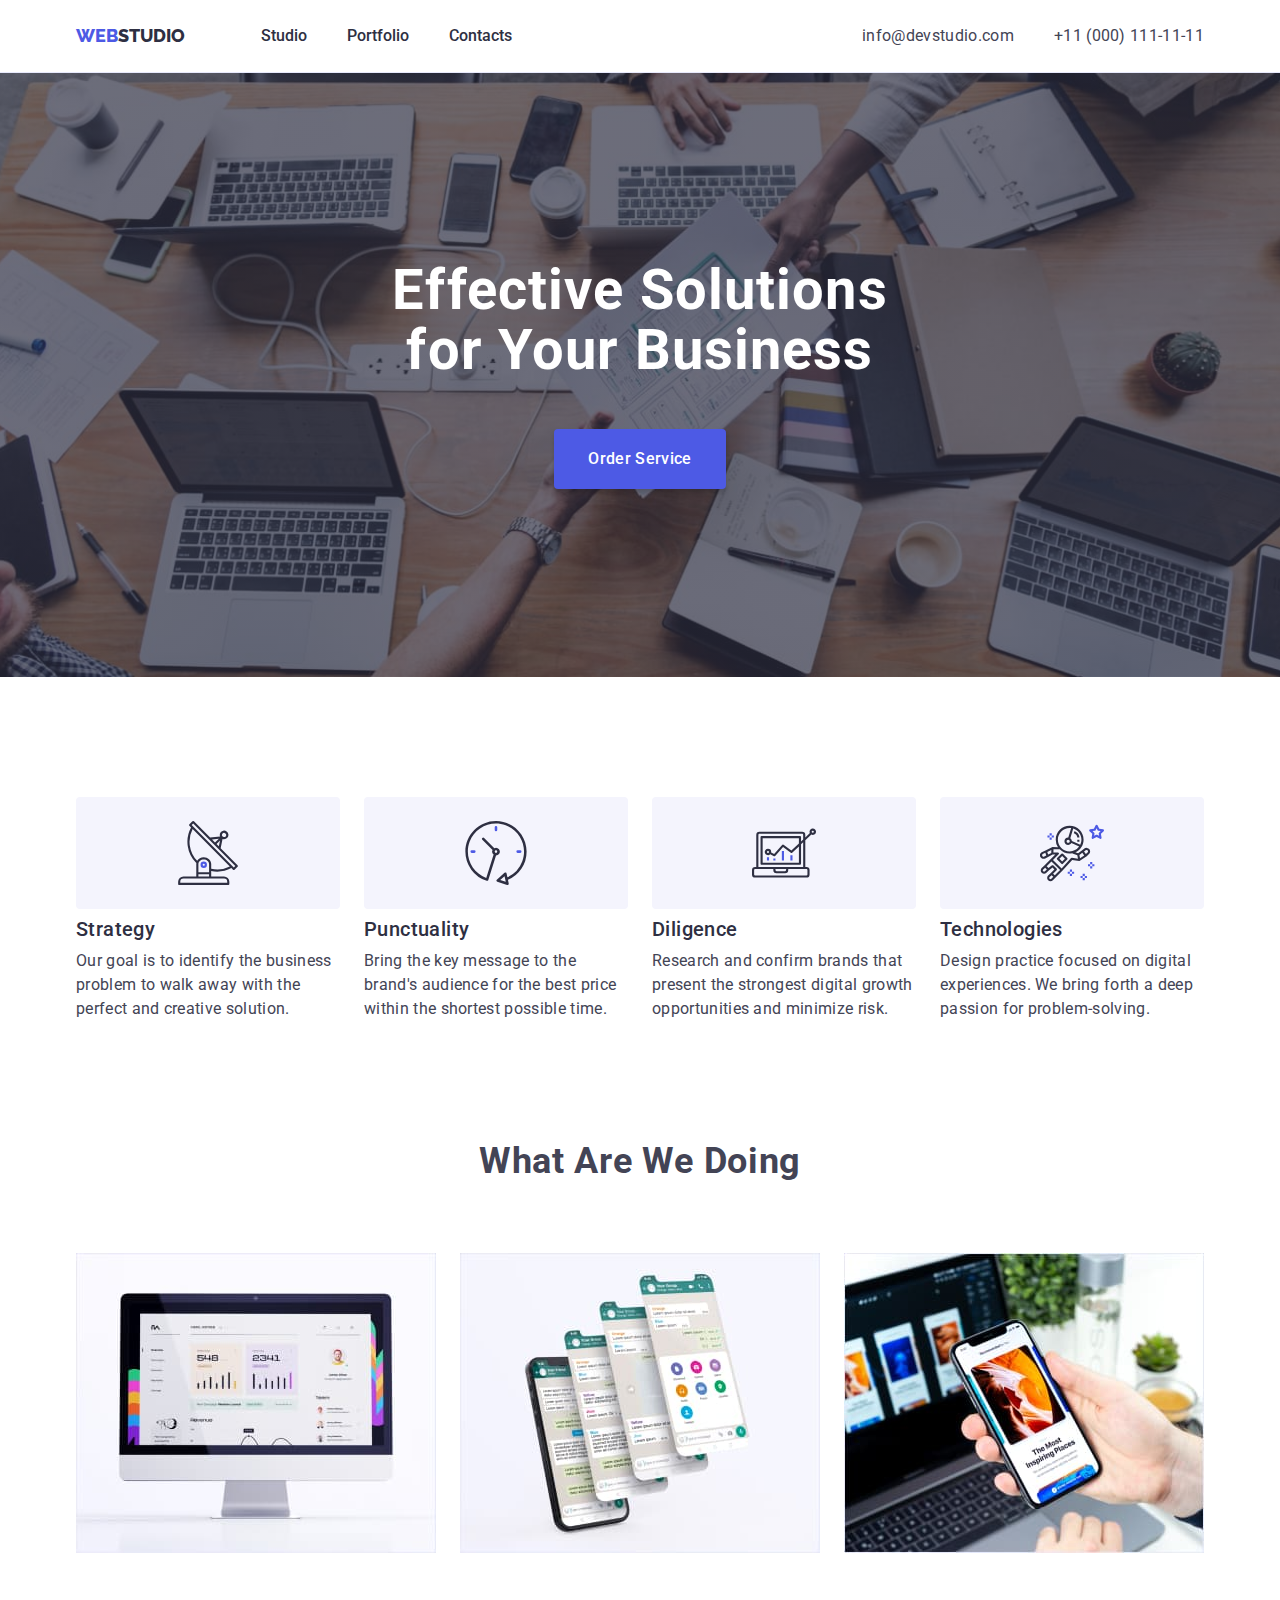
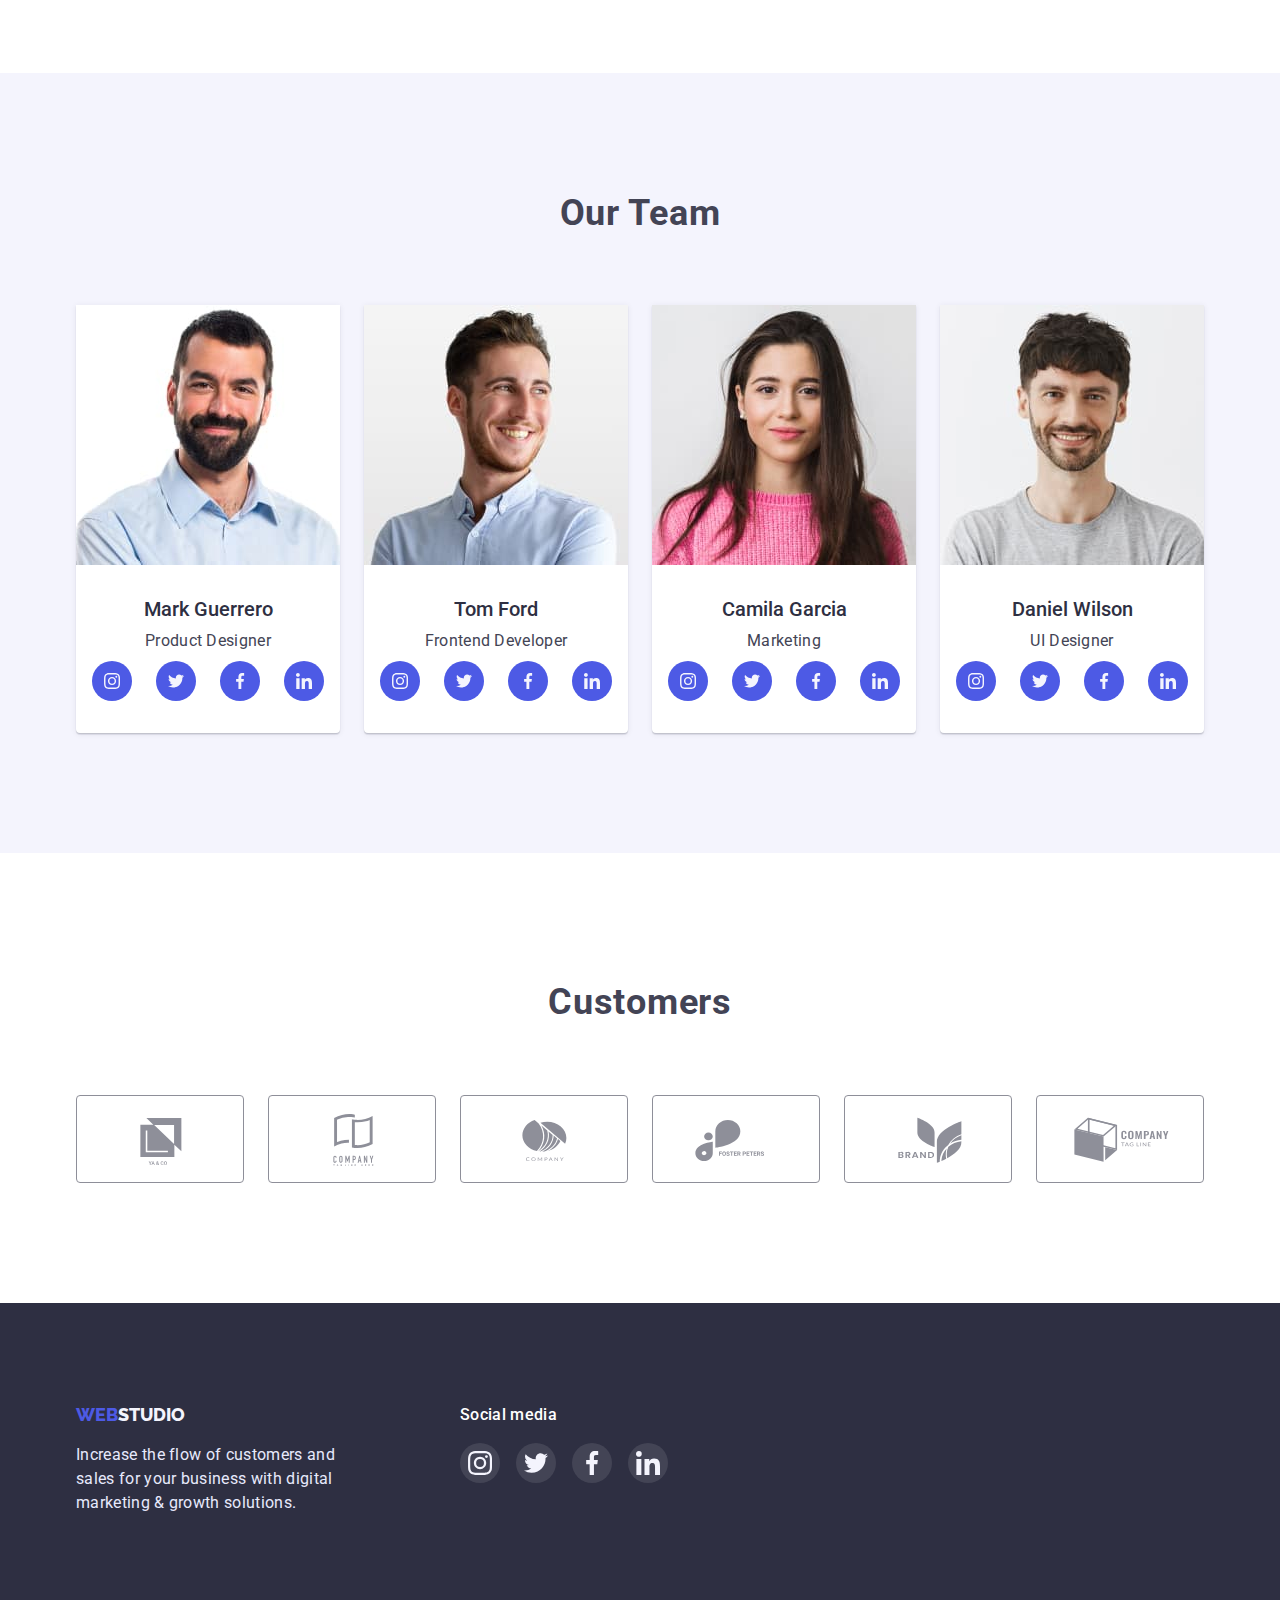
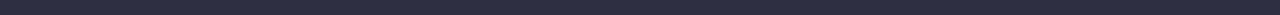
<file: index.html>
<!DOCTYPE html>
<html lang="en">
<head>
    <meta charset="UTF-8">
    <meta http-equiv="X-UA-Compatible" content="IE=edge">
    <meta name="viewport" content="width=device-width, initial-scale=1.0">
    <title>WebStudio</title>
    <link rel="preconnect" href="https://fonts.googleapis.com">
    <link rel="preconnect" href="https://fonts.gstatic.com" crossorigin>
    <link href="https://fonts.googleapis.com/css2?family=Raleway:wght@800&family=Roboto:wght@400;500;700;900&display=swap"
        rel="stylesheet">
    <link rel="stylesheet" href="https://cdnjs.cloudflare.com/ajax/libs/modern-normalize/1.1.0/modern-normalize.min.css">
    <link rel="stylesheet" href="./css/styles.css">
   </head>
<body>
    <header class="page-header">
        <div class="container header-container">
            <nav class="header-nav">
                <a href="./index.html" class="logo-first">Web<span class="logo-second">Studio</span></a>
                <ul class="site-nav">
                    <li><a href="./index.html" class="link">Studio</a></li>
                    <li><a href="./portfolio.html" class="link">Portfolio</a></li>
                    <li><a href="" class="link">Contacts</a></li>
                </ul>
            </nav>
            <address class="adress-header">
                <ul class="adress-nav">
                    <li>
                        <a href="mailto:info@devstudio.com" class="adress-link">info@devstudio.com</a>
                    </li>
                    <li>
                        <a href="tel:+110001111111" class="adress-link">+11 (000) 111-11-11</a>
                    </li>
                </ul>
            </address>
        </div>
    </header>
    <main>
        <section class="image-hero">
            <div class="container">
                <h1 class="title-hero">Effective Solutions for Your Business</h1>
                <button class="button-hero" type="button">Order Service</button>
            </div>
        </section>
        <section class="section section-advanteges">
            <div class="container">
                <div class="container-advanteges">
                    <h2 class="visually-hidden">Advanteges</h2>
                    <ul class="card-advanteges">
                        <li class="item-advantages">
                            <div class="advanteges-box">
                                <svg class="advanteges-icon">
                                    <use href="./images/icons.svg#icon-antenna"></use>
                                </svg>
                            </div>
                            <h3 class="title-advanteges">Strategy</h3>
                            <p class="text-advanteges">Our goal is to identify the business
                                problem to walk away with the perfect and creative solution.</p>
                        </li>
                        <li class="item-advantages">
                            <div class="advanteges-box">
                                <svg class="advanteges-icon">
                                    <use href="./images/icons.svg#icon-clock"></use>
                                </svg>
                            </div>
                            <h3 class="title-advanteges">Punctuality</h3>
                            <p class="text-advanteges">Bring the key message to the brand's audience for the best price within the shortest
                                possible time.</p>
                        </li>
                        <li class="item-advantages">
                            <div class="advanteges-box">
                                <svg class="advanteges-icon">
                                    <use href="./images/icons.svg#icon-diagram"></use>
                                </svg>
                            </div>
                            <h3 class="title-advanteges">Diligence</h3>
                            <p class="text-advanteges">Research and confirm brands that present the strongest digital growth opportunities
                                and minimize risk.</p>
                        </li>
                        <li class="item-advantages">
                            <div class="advanteges-box">
                                <svg class="advanteges-icon">
                                    <use href="./images/icons.svg#icon-astronaut"></use>
                                </svg>
                            </div>
                            <h3 class="title-advanteges">Technologies</h3>
                            <p class="text-advanteges">Design practice focused on digital experiences. We bring forth a deep passion for
                                problem-solving.</p>
                        </li>
                    </ul>
                </div>
            </div>
        </section>
        <section class="section section-images">
            <div class="container">
                <h2 class="title-second">What are we doing</h2>
                    <ul class="images-list">
                        <li class="image-item">
                            <img src="./images/monitor.jpg" alt="Monitor" width="360">
                        </li>
                        <li class="image-item">
                            <img src="./images/telephones.jpg" alt="Telephones" width="360">
                        </li>
                        <li class="image-item">
                            <img src="./images/phone-in-hands.jpg" alt="Phone in hands" width="360">
                        </li>
                    </ul>
            </div>
        </section>
        <section class="section section-team">
            <div class="container">
                <h2 class="title-second">Our Team</h2>
                <ul class="list-team">
                    <li class="team-box">
                        <div class="wrapper">
                            <img src="./images/mark-guerrero.jpg" alt="Mark Guerrero" width="264">
                            <div class="team">
                                <h3 class="title-team">Mark Guerrero</h3>
                                <p class="text-team">Product Designer</p>
                                <ul class="socials-list">
                                    <li class="socials-item">
                                        <a class="socials-link" href="">
                                            <svg class="socials-icon">
                                                <use href="./images/icons.svg#icon-instagram"></use>
                                            </svg>
                                        </a>
                                    </li>
                                    <li class="socials-item">
                                        <a class="socials-link" href="">
                                            <svg class="socials-icon">
                                                <use href="./images/icons.svg#icon-twitter"></use>
                                            </svg>
                                        </a>
                                    </li>
                                    <li class="socials-item">
                                        <a class="socials-link" href="">
                                            <svg class="socials-icon">
                                                <use href="./images/icons.svg#icon-facebook"></use>
                                            </svg>
                                        </a>
                                    </li>
                                    <li class="socials-item">
                                        <a class="socials-link" href="">
                                            <svg class="socials-icon">
                                                <use href="./images/icons.svg#icon-linkedin"></use>
                                            </svg>
                                        </a>
                                    </li>
                                </ul>
                            </div>
                        </div>
                    </li>
                    <li class="team-box">
                        <div class="wrapper">
                            <img src="./images/tom-ford.jpg" alt="Tom Ford" width="264">
                            <div class="team">
                                <h3 class="title-team">Tom Ford</h3>
                                <p class="text-team">Frontend Developer</p>
                                <ul class="socials-list">
                                    <li class="socials-item">
                                        <a class="socials-link" href="">
                                            <svg class="socials-icon">
                                                <use href="./images/icons.svg#icon-instagram"></use>
                                            </svg>
                                        </a>
                                    </li>
                                    <li class="socials-item">
                                        <a class="socials-link" href="">
                                            <svg class="socials-icon">
                                                <use href="./images/icons.svg#icon-twitter"></use>
                                            </svg>
                                        </a>
                                    </li>
                                    <li class="socials-item">
                                        <a class="socials-link" href="">
                                            <svg class="socials-icon">
                                                <use href="./images/icons.svg#icon-facebook"></use>
                                            </svg>
                                        </a>
                                    </li>
                                    <li class="socials-item">
                                        <a class="socials-link" href="">
                                            <svg class="socials-icon">
                                                <use href="./images/icons.svg#icon-linkedin"></use>
                                            </svg>
                                        </a>
                                    </li>
                                </ul>
                            </div>
                        </div>
                    </li>
                    <li class="team-box">
                        <div class="wrapper">
                            <img src="./images/camila-garcia.jpg" alt="Camila Garcia" width="264">
                            <div class="team">
                                <h3 class="title-team">Camila Garcia</h3>
                                <p class="text-team">Marketing</p>
                                <ul class="socials-list">
                                    <li class="socials-item">
                                        <a class="socials-link" href="">
                                            <svg class="socials-icon">
                                                <use href="./images/icons.svg#icon-instagram"></use>
                                            </svg>
                                        </a>
                                    </li>
                                    <li class="socials-item">
                                        <a class="socials-link" href="">
                                            <svg class="socials-icon">
                                                <use href="./images/icons.svg#icon-twitter"></use>
                                            </svg>
                                        </a>
                                    </li>
                                    <li class="socials-item">
                                        <a class="socials-link" href="">
                                            <svg class="socials-icon">
                                                <use href="./images/icons.svg#icon-facebook"></use>
                                            </svg>
                                        </a>
                                    </li>
                                    <li class="socials-item">
                                        <a class="socials-link" href="">
                                            <svg class="socials-icon">
                                                <use href="./images/icons.svg#icon-linkedin"></use>
                                            </svg>
                                        </a>
                                    </li>
                                </ul>
                            </div>
                        </div>
                    </li>
                    <li class="team-box">
                        <div class="wrapper">
                            <img src="./images/daniel-wilson.jpg" alt="Daniel Wilson" width="264">
                           <div class="team">
                                <h3 class="title-team">Daniel Wilson</h3>
                                <p class="text-team">UI Designer</p>
                                <ul class="socials-list">
                                    <li class="socials-item">
                                        <a class="socials-link" href="">
                                            <svg class="socials-icon">
                                                <use href="./images/icons.svg#icon-instagram"></use>
                                            </svg>
                                        </a>
                                    </li>
                                    <li class="socials-item">
                                        <a class="socials-link" href="">
                                            <svg class="socials-icon">
                                                <use href="./images/icons.svg#icon-twitter"></use>
                                            </svg>
                                        </a>
                                    </li>
                                    <li class="socials-item">
                                        <a class="socials-link" href="">
                                            <svg class="socials-icon">
                                                <use href="./images/icons.svg#icon-facebook"></use>
                                            </svg>
                                        </a>
                                    </li>
                                    <li class="socials-item">
                                        <a class="socials-link" href="">
                                            <svg class="socials-icon">
                                                <use href="./images/icons.svg#icon-linkedin"></use>
                                            </svg>
                                        </a>
                                    </li>
                                </ul>
                           </div>
                        </div>
                    </li>
                </ul>
            </div>
        </section>
        <section class="section section-customers">
            <div class="cuctomers">
                <h3 class="title-client">Customers</h3>
                <ul class="client-list">
                    <li class="client-item">
                        <a class="client-link" href="">
                            <svg class="client-icon">
                                <use href="./images/icons.svg#icon-client1"></use>
                            </svg>
                        </a>
                    </li>
                    <li class="client-item">
                        <a class="client-link" href="">
                            <svg class="client-icon">
                                <use href="./images/icons.svg#icon-client2"></use>
                            </svg>
                        </a>
                    </li>
                    <li class="client-item">
                        <a class="client-link" href="">
                            <svg class="client-icon">
                                <use href="./images/icons.svg#icon-client3"></use>
                            </svg>
                        </a>
                    </li>
                    <li class="client-item">
                        <a class="client-link" href="">
                            <svg class="client-icon">
                                <use href="./images/icons.svg#icon-client4"></use>
                            </svg>
                        </a>
                    </li>
                    <li class="client-item">
                        <a class="client-link" href="">
                            <svg class="client-icon">
                                <use href="./images/icons.svg#icon-client5"></use>
                            </svg>
                        </a>
                    </li>
                    <li class="client-item">
                        <a class="client-link" href="">
                            <svg class="client-icon">
                                <use href="./images/icons.svg#icon-client6"></use>
                            </svg>
                        </a>
                    </li>
                </ul>
            </div>
        </section>
    </main>
    <footer class="footer">
        <div class="container container-footer">
           <div class="container-footer-title">
            <a href="./index.html" class="logo-first">Web<span class="logo-third">Studio</span></a>
            <p class="text-footer">Increase the flow of customers and sales for your business with digital marketing & growth
                solutions.</p>
           </div>
           <div class="container-footer-socials">
            <h3 class="title-footer">Social media</h3>
            <ul class="socials-list-footer">
                <li class="socials-item-footer">
                    <a class="socials-link-footer" href="">
                        <svg class="socials-icon-footer">
                            <use href="./images/icons.svg#icon-instagram"></use>
                        </svg>
                    </a>
                </li>
                <li class="socials-item-footer">
                    <a class="socials-link-footer" href="">
                        <svg class="socials-icon-footer">
                            <use href="./images/icons.svg#icon-twitter"></use>
                        </svg>
                    </a>
                </li>
                <li class="socials-item-footer">
                    <a class="socials-link-footer" href="">
                        <svg class="socials-icon-footer">
                            <use href="./images/icons.svg#icon-facebook"></use>
                        </svg>
                    </a>
                </li>
                <li class="socials-item-footer">
                    <a class="socials-link-footer" href="">
                        <svg class="socials-icon-footer">
                            <use href="./images/icons.svg#icon-linkedin"></use>
                        </svg>
                    </a>
                </li>
            </ul>
           </div>
        </div>
    </footer>
</body>
</html>
</file>
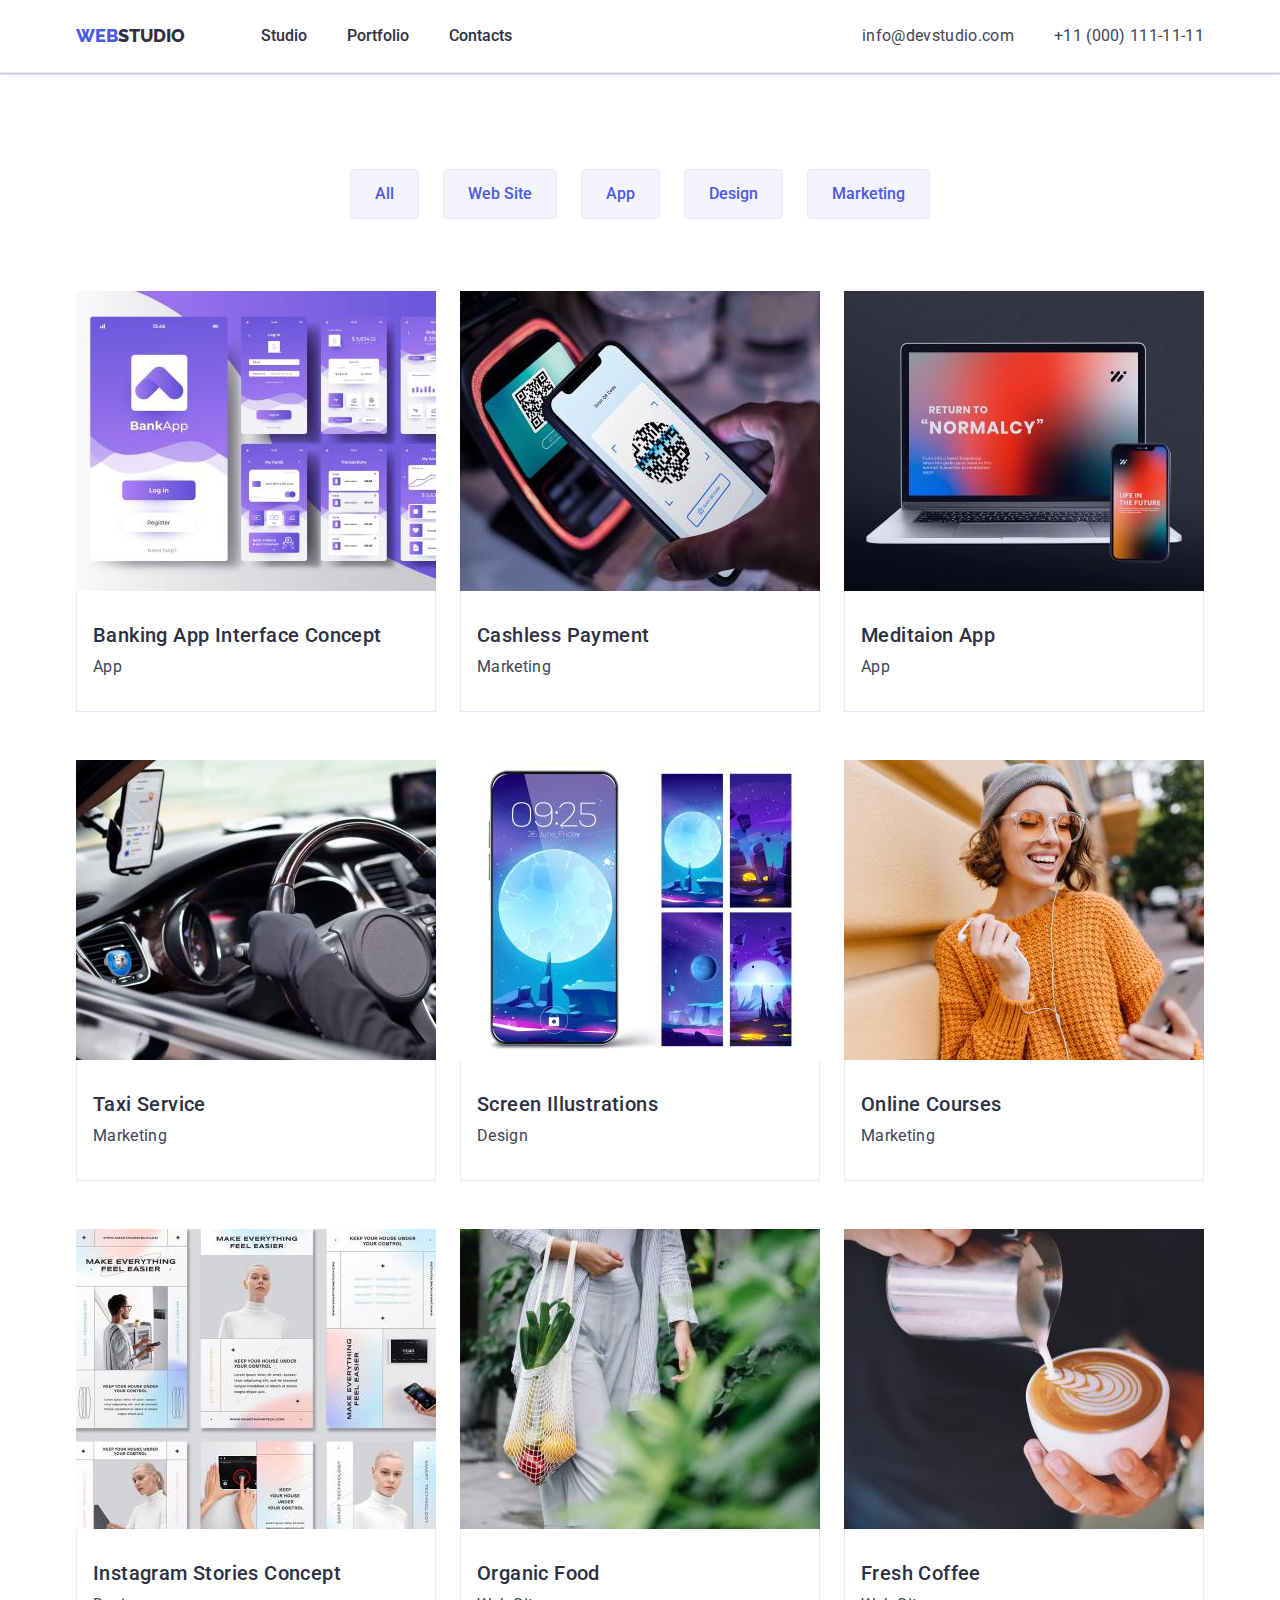
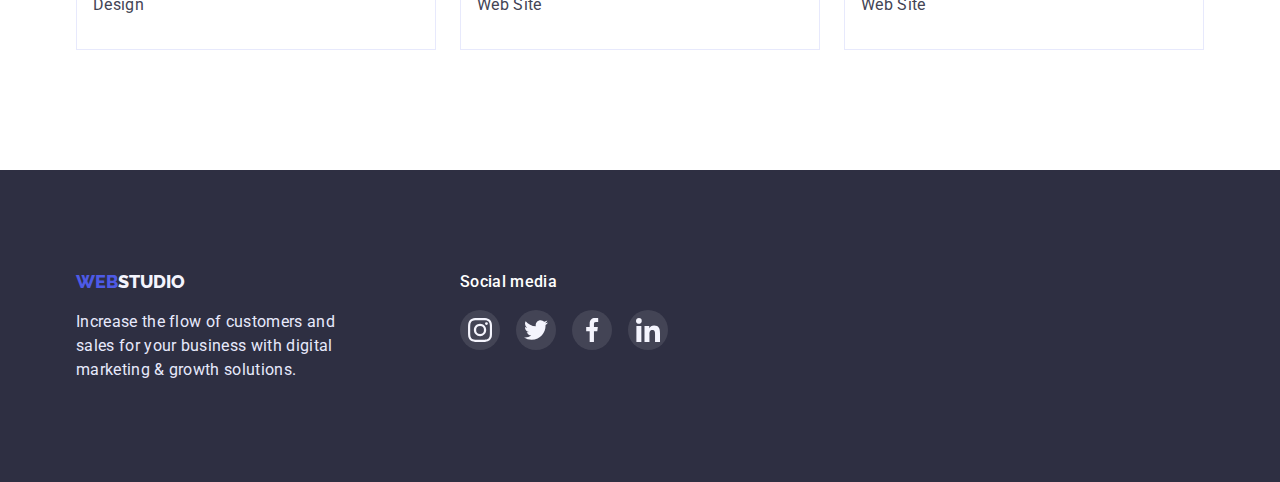
<file: portfolio.html>
<!DOCTYPE html>
<html lang="en">
<head>
    <meta charset="UTF-8">
    <meta http-equiv="X-UA-Compatible" content="IE=edge">
    <meta name="viewport" content="width=device-width, initial-scale=1.0">
    <title>Portfolio</title>
    <link rel="preconnect" href="https://fonts.googleapis.com">
    <link rel="preconnect" href="https://fonts.gstatic.com" crossorigin>
    <link href="https://fonts.googleapis.com/css2?family=Raleway:wght@800&family=Roboto:wght@400;500;700;900&display=swap"
        rel="stylesheet">
    <link rel="stylesheet" href="https://cdnjs.cloudflare.com/ajax/libs/modern-normalize/1.1.0/modern-normalize.min.css">
    <link rel="stylesheet" href="./css/styles.css">
</head>
<body>
    <header class="page-header">
        <div class="container header-container">
            <nav class="header-nav">
                <a href="./index.html" class="logo-first">Web<span class="logo-second">Studio</span></a>
                <ul class="site-nav">
                    <li><a href="./index.html" class="link">Studio</a></li>
                    <li><a href="./portfolio.html" class="link">Portfolio</a></li>
                    <li><a href="" class="link">Contacts</a></li>
                </ul>
            </nav>
            <address class="adress-header">
                <ul class="adress-nav">
                    <li>
                        <a href="mailto:info@devstudio.com" class="adress-link">info@devstudio.com</a>
                    </li>
                    <li>
                        <a href="tel:+110001111111" class="adress-link">+11 (000) 111-11-11</a>
                     </li>
                </ul>
            </address>
        </div>
    </header>
    <main>
        <section class="section portfolio-section">
           <div class="container">
            <h1 class="visually-hidden">Button</h1>
                <ul class="button-list">
                    <li>
                        <button class="button" type="button">All</button>
                    </li>
                    <li>
                        <button class="button" type="button">Web Site</button>
                    </li>
                    <li>
                        <button class="button" type="button">App</button>
                    </li>
                    <li>
                        <button class="button" type="button">Design</button>
                    </li>
                    <li>
                        <button class="button" type="button">Marketing</button>
                    </li>
                </ul>
            <ul class="site-box">
                <li class="wrapper-box">
                    <a href="" class="link-site">
                        <img src="./images/banking-app.jpeg" alt="banking application" width="360">
                        <div class="text-box">
                            <h2 class="title-site">Banking App Interface Concept</h2>
                            <p class="text-site">App</p>
                        </div>
                    </a>
                </li>
                <li class="wrapper-box">
                    <a href="" class="link-site">
                        <img src="./images/cashless-payment.jpeg" alt="mobile payment" width="360">
                        <div class="text-box">
                            <h2 class="title-site">Cashless Payment</h2>
                            <p class="text-site">Marketing</p>
                        </div>
                    </a>
                </li>
                <li class="wrapper-box">
                    <a href="" class="link-site">
                        <img src="./images/meditaion-app.jpeg" alt="laptop and mobile phone" width="360">
                        <div class="text-box">
                            <h2 class="title-site">Meditaion App</h2>
                            <p class="text-site">App</p>
                        </div>
                    </a>
                </li>
                <li class="wrapper-box">
                    <a href="" class="link-site">
                        <img src="./images/taxi-service.jpeg" alt="man driving" width="360">
                        <div class="text-box">
                            <h2 class="title-site">Taxi Service</h2>
                            <p class="text-site">Marketing</p>
                        </div>
                    </a>
                </li>
                <li class="wrapper-box">
                    <a href="" class="link-site">
                        <img src="./images/screen-illustrations.jpeg" alt="phone illustrations" width="360">
                        <div class="text-box">
                            <h2 class="title-site">Screen Illustrations</h2>
                            <p class="text-site">Design</p>
                        </div>
                    </a>
                </li>
                <li class="wrapper-box">
                    <a href="" class="link-site">
                        <img src="./images/online-courses.jpeg" alt="girl with phone" width="360">
                        <div class="text-box">
                            <h2 class="title-site">Online Courses</h2>
                            <p class="text-site">Marketing</p>
                        </div>
                    </a>
                </li>
                <li class="wrapper-box">
                    <a href="" class="link-site">
                        <img src="./images/instagram-stories-concept.jpeg" alt="instagram page layouts" width="360">
                        <div class="text-box">
                            <h2 class="title-site">Instagram Stories Concept</h2>
                            <p class="text-site">Design</p>
                        </div>
                    </a>
                </li>
                <li class="wrapper-box">
                    <a href="" class="link-site">
                        <img src="./images/organic-food.jpeg" alt="girl with bag" width="360">
                        <div class="text-box">
                            <h2 class="title-site">Organic Food</h2>
                            <p class="text-site">Web Site</p>
                        </div>
                    </a>
                </li>
                <li class="wrapper-box">
                    <a href="" class="link-site">
                        <img src="./images/fresh-coffee.jpeg" alt="coffe" width="360">
                        <div class="text-box">
                            <h2 class="title-site">Fresh Coffee</h2>
                            <p class="text-site">Web Site</p>
                        </div>
                    </a>
                </li>
            </ul>
           </div>
        </section>
    </main>
    <footer class="footer">
        <div class="container container-footer">
            <div class="container-footer-title">
                <a href="./index.html" class="logo-first">Web<span class="logo-third">Studio</span></a>
                <p class="text-footer">Increase the flow of customers and sales for your business with digital marketing & growth
                    solutions.</p>
            </div>
            <div class="container-footer-socials">
                <h3 class="title-footer">Social media</h3>
                <ul class="socials-list-footer">
                    <li class="socials-item-footer">
                        <a class="socials-link-footer" href="">
                            <svg class="socials-icon-footer">
                                <use href="./images/icons.svg#icon-instagram"></use>
                            </svg>
                        </a>
                    </li>
                    <li class="socials-item-footer">
                        <a class="socials-link-footer" href="">
                            <svg class="socials-icon-footer">
                                <use href="./images/icons.svg#icon-twitter"></use>
                            </svg>
                        </a>
                    </li>
                    <li class="socials-item-footer">
                        <a class="socials-link-footer" href="">
                            <svg class="socials-icon-footer">
                                <use href="./images/icons.svg#icon-facebook"></use>
                            </svg>
                        </a>
                    </li>
                    <li class="socials-item-footer">
                        <a class="socials-link-footer" href="">
                            <svg class="socials-icon-footer">
                                <use href="./images/icons.svg#icon-linkedin"></use>
                            </svg>
                        </a>
                    </li>
                </ul>
            </div>
        </div>
    </footer>
</body>
</html>
</file>
<file: css/styles.css>
:root {
--color-brend: #4D5AE5;
--color-secend: #404BBF;
--color-third: #F4F4FD;
--color-primary-inverted: #FFFFFF;
--color-primary-dark: #2E2F42;
--color-secondary: #434455;
--color-additional: #E7E9FC;
--color-footer-hover: #31D0AA;
--color-icon: #8E8F99;
}

body {
    font-family: 'Roboto' , sans-serif; 
    background: var(--color-primary-inverted);
    color: var(--color-secondary);
}

p, ul, h1, h2, h3, h4, h5, h6 {
    margin-top: 0;
    margin-bottom: 0;
}

img {
    display: block;
}

.container {
    width: 100%;
    max-width: 1158px;
    margin: 0 auto;
    padding: 0 15px;
}

/* header */
.page-header {
    background: var(--color-primary-inverted);
    border-bottom: 1px solid #E7E9FC;
    box-shadow: 0px 2px 1px rgba(46, 47, 66, 0.08), 0px 1px 1px rgba(46, 47, 66, 0.16), 0px 1px 6px rgba(46, 47, 66, 0.08);
}
.header-container {
    display: flex;
    align-items: center;
}
.header-nav {
    display: flex;
    align-items: center;
}

.adress-header {
    margin-left: auto;
}
.adress-nav {
    display: flex;
    align-items: center;
    gap: 40px;
}

.site-nav {
    display: flex;
    gap: 40px;
    margin-left: 76px;
}

ul {
    margin: 0;
    padding: 0;
    list-style: none;
}

.logo-first {
    color: var(--color-brend);
    font-family: 'Raleway';
    font-weight: 800;
    font-size: 18px;
    line-height: 1.333;
    text-transform: uppercase;
    text-decoration: none;
}

.logo-second {
    color: var(--color-primary-dark);
}


.section {
    padding: 120px 0;
}


.link {
    font-weight: 500;
    font-style: normal;
    font-size: 16px;
    line-height: 1.5;
    color: var(--color-primary-dark);
    text-decoration: none;
    display: block;
    padding: 24px 0;
}

.link:hover,
.link:focus {
    color: var(--color-secend);
}

.adress-link {
    font-style: normal;
    font-weight: 400;
    font-size: 16px;
    line-height: 1.5;
    letter-spacing: 0.02em;
    color: var(--color-secondary);
    text-decoration: none
}

.adress-link:hover,
.adress-link:focus {
    color: var(--color-secend);
}

/* section-1 */

.image-hero {
    padding-top: 188px;
    padding-bottom: 188px;
    text-align: center;
    max-width: 1440px;
    margin-left: auto;
    margin-right: auto;
    background-color: var(--color-primary-dark);
    background-image: linear-gradient(
        rgba(46, 47, 66, 0.7),
        rgba(46, 47, 66, 0.7)),
    url(../images/people-office.jpeg);
    background-position: center;
    background-repeat: no-repeat;
    background-size: cover;
}

.title-hero {
    max-width: 496px;
    margin: 0 auto 48px;
    font-weight: 700;
    font-size: 56px;
    line-height: 1.071;
    letter-spacing: 0.02em;
    text-align: center;
    color: var(--color-primary-inverted);
}

.button-hero {
    padding: 16px 32px;
    font-family: 'Roboto', sans-serif;
    font-weight: 500;
    font-size: 16px;
    line-height: 1.5;
    letter-spacing: 0.02em;
    color: var(--color-primary-inverted);
    background-color: var(--color-brend);
    border-color: transparent;
    border-radius: 4px;
    cursor: pointer;
    box-shadow: 0px 4px 4px rgba(0, 0, 0, 0.15);
}

.button-hero:hover,
.button-hero:focus {
    background-color: var(--color-secend);
    /* border-radius: 4px; */
}

/* section-2 */

.visually-hidden {
    position: absolute;
    white-space: nowrap;
    width: 1px;
    height: 1px;
    overflow: hidden;
    border: 0;
    padding: 0;
    clip: rect(0 0 0 0);
    clip-path: inset(50%);
    margin: -1px;
}

.section-advanteges {
    padding-top: 120px;
}

.container.advanteges {
    display: flex;
}

.card-advanteges {
    display: flex;
    justify-content: space-between;
    gap: 24px;
    max-width: 100%;
}

.item-advantages {
    width: 264px;
}

.title-advanteges {
    font-weight: 500;
    font-size: 20px;
    line-height: 1.2;
    letter-spacing: 0.02em;
    color: var(--color-primary-dark);
    margin-bottom: 8px;
}

.text-advanteges {
    font-size: 16px;
    line-height: 1.5;
    letter-spacing: 0.02em;
    margin-bottom: 0;
}

.advanteges-box {
    display: flex;
    background: var(--color-third);
    border-radius: 4px;
    width: 264px;
    height: 112px;
    align-items: center;
    justify-content: center;
    margin-bottom: 8px;
}

.advanteges-icon {
    width: 64px;
    height: 64px;
}

/* section-3 */

.section-images {
    padding-top: 0;
}

.images-list {
    display: flex;
    align-items: center;
    gap: 24px;
}
.image-item {
    flex-basis: calc((100% - 48px)/3);
    width: 100%;
}

.title-second {
    margin-bottom: 72px;
    font-weight: 700;
    font-size: 36px;
    line-height: 1.111;
    text-align: center;
    letter-spacing: 0.02em;
    text-transform: capitalize;
}

/* section-4 */

.list-team {
    display: flex;
    gap: 24px;
    width: 100%;
    /* flex-basis: calc(100% - 72px)/4; */
}

.section-team {
    background-color: var(--color-third);
}


.team-box {
    background-color: var(--color-primary-inverted);
    /* flex-basis: calc(100% - 72px)/4; */
    box-shadow: 0px 1px 6px rgba(46, 47, 66, 0.08), 0px 1px 1px rgba(46, 47, 66, 0.16), 0px 2px 1px rgba(46, 47, 66, 0.08);
    border-radius: 0px 0px 4px 4px;
}

.team {
    text-align: center;
    padding: 32px 16px;
}

.title-team {
    margin-bottom: 8px;
    font-weight: 500;
    font-size: 20px;
    line-height: 1.2;
    color: var(--color-primary-dark);
}

.text-team {
    font-size: 16px;
    line-height: 1.5;
    letter-spacing: 0.02em;
    margin-bottom: 8px;
}

/* section 5 */

.section-customers {
    padding-top: 130px;
}

.title-client {
    font-weight: 700;
    font-size: 36px;
    line-height: 1.11;
    text-align: center;
    letter-spacing: 0.02em;
    text-transform: capitalize;
    margin-bottom: 72px;
}

.client-list {
    display: flex;
    gap: 24px;
    justify-content: center;
}

.client-item {
    width: 168px;
    height: 88px;
}

.client-link {
    display: flex;
    width: 100%;
    height: 100%;
    align-items: center;
    justify-content: center;
    fill: var(--color-icon);
    background-color: var(--color-primary-inverted);
    border: 1px solid var(--color-icon);
    border-radius: 4px;
    color: var(--color-icon);
}

.client-icon {
    width: 104px;
    height: 56px;
}

.client-link:hover {
    fill: var(--color-secend);
    border-color: var(--color-secend);
}

.client-link:focus {
    fill: var(--color-secend);
    border-color: var(--color-secend);
}

/* footer */

.logo-third {
    color: var(--color-third);
}

.footer {
    background-color: var(--color-primary-dark);
    padding-top: 100px ;
    padding-bottom: 100px;
}

.text-footer {
    width: 264px;
    font-size: 16px;
    line-height: 1.5;
    letter-spacing: 0.02em;
    color: var(--color-additional);
    margin-top: 16px;
    margin-bottom: 0;
}

/* .container-footer {
} */

/* social header */

.title-footer {
    font-weight: 500;
    font-size: 16px;
    line-height: 1.5;
    letter-spacing: 0.02em;
    color: var(--color-primary-inverted);
    margin-bottom: 16px;
}

.container-footer {
    display: flex;
    gap: 120px;
}

.socials-list-footer {
    display: flex;
    gap: 16px;
}

.socials-item-footer {
    width: 40px;
    height: 40px;
}

.socials-link-footer {
    display: flex;
    align-items: center;
    justify-content: center;
    width: 100%;
    height: 100%;
    background-color: rgba(255, 255, 255, 0.1);
    border-radius: 50%;
}

.socials-link-footer:hover {
    background-color: var(--color-footer-hover);
}

.socials-link-footer:focus {
    background-color: var(--color-footer-hover);
}

.socials-icon-footer {
    width: 24px;
    height: 24px;
    fill: var(--color-third);
}

/* portfolio */

.button {
    padding: 12px 24px;
    font-family: 'Roboto';
    font-style: normal;
    font-weight: 500;
    font-size: 16px;
    line-height: 1.5;
    background-color: var(--color-third);
    border: 1px solid var(--color-additional);
    border-radius: 4px;
    color: var(--color-brend);
    cursor: pointer;
}

.button:hover,
.button:focus {
    background-color: var(--color-secend);
    color: var(--color-primary-inverted);
    border-color: transparent;
}

.site-box {
    display: flex;
    flex-wrap: wrap;
    row-gap: 48px;
    column-gap: 24px
}

.text-box {
    padding-top: 32px;
    padding-bottom: 32px;
    padding-left: 16px;
    border-bottom: 1px solid var(--color-additional);
    border-left: 1px solid var(--color-additional);
    border-right: 1px solid var(--color-additional);
}

.portfolio-section {
    padding-top: 96px;
    padding-bottom: 120px;
}

.button-list {
    display: flex;
    justify-content: center;
    flex-grow: 1;
    gap: 24px;
    margin-bottom: 72px;
}

.button-item {
    padding: 12px 24 px;
}

.title-site {
    font-weight: 500;
    font-size: 20px;
    line-height: 1.2;
    letter-spacing: 0.02em;
    color: var(--color-primary-dark);
    margin-bottom: 8px;
}

.text-site {
    font-size: 16px;
    margin-bottom: 0;
    line-height: 1.5;
    letter-spacing: 0.02em;
    color: var(--color-secondary);
}

.wrapper-box {
    background-color: var(--color-primary-inverted);
    flex-basis: calc((100% - 48px)/3);
}
    

.link-site {
    display: block;
    text-decoration: none;
}

.link-site:hover {
    box-shadow: 0px 1px 6px rgba(46, 47, 66, 0.08), 0px 1px 1px rgba(46, 47, 66, 0.16), 0px 2px 1px rgba(46, 47, 66, 0.08);
}

/* socials */

.socials-list {
    display: flex;
    gap: 24px;
    justify-content: center;
}

.socials-item {
    width: 40px;
    height: 40px;
}

.socials-link {
    display: flex;
    align-items: center;
    justify-content: center;
    width: 100%;
    height: 100%;
    color: var(--color-icon);
    background-color: var(--color-brend);
    border-radius: 50%;
}

.socials-link:hover {
    background-color: var(--color-secend);
}

.socials-link:focus {
    background-color: var(--color-secend);
}

.socials-icon {
    width: 16px;
    height: 16px;
    fill: var(--color-third);
}
</file>
